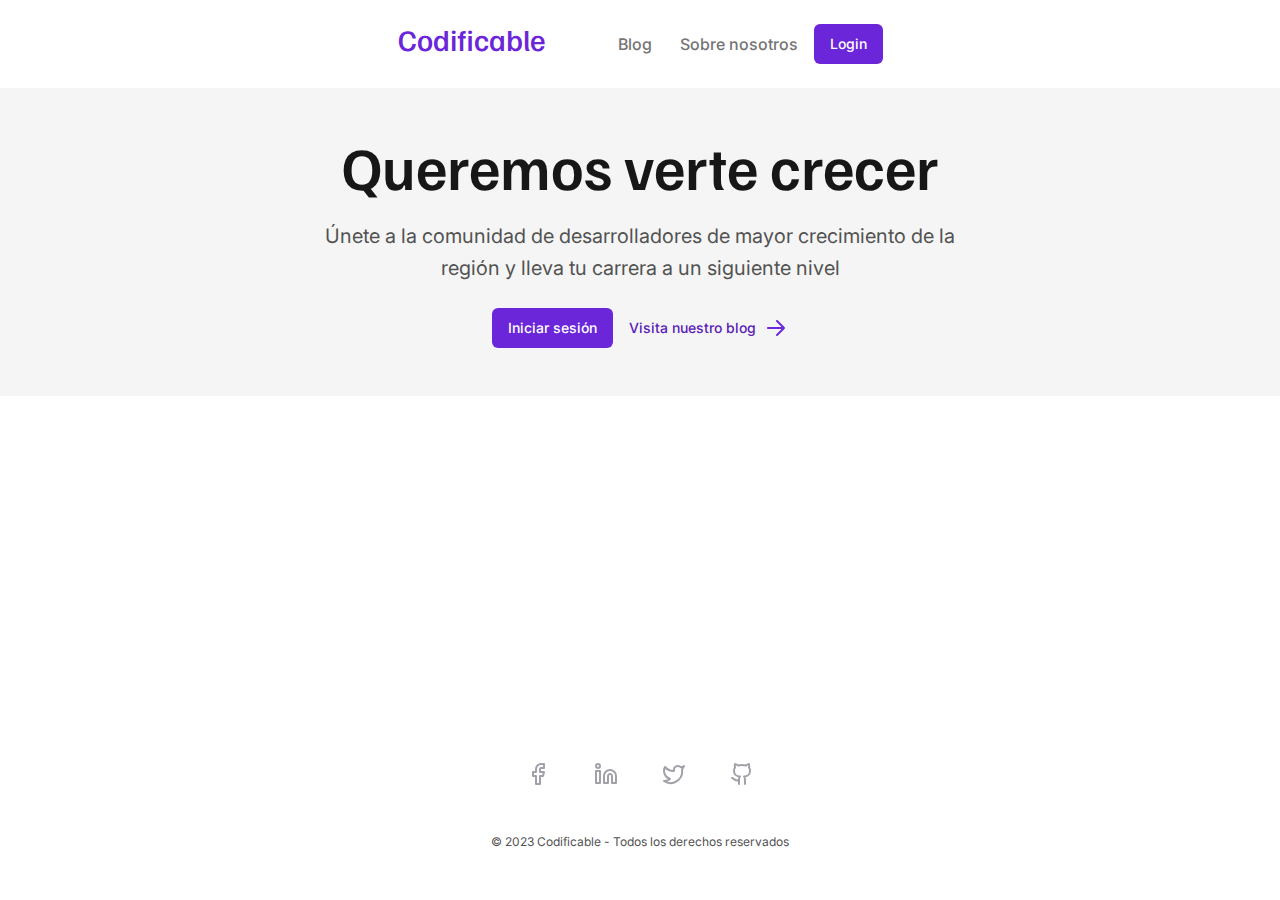
<file: index.html>
<!DOCTYPE html>
<html lang="es">
  <head>
    <meta charset="UTF-8" />
    <meta name="viewport" content="width=device-width, initial-scale=1.0" />
    <title>Codificable</title>
    <link rel="stylesheet" href="/styles/index.css" />
  </head>
  <body class="pancake-stack">
    <header class="header container">
      <h1 class="header__logo"><a href="/index.html">Codificable</a></h1>
      <nav class="navigation">
        <ul>
          <li><a href="/blog/index.html">Blog</a></li>
          <li><a href="#">Sobre nosotros</a></li>
        </ul>
        <button id="navigation__login-text" class="button-default">
          Login
        </button>
        <button id="navigation__login-icon" class="button-icon button-outline">
          <img
            src="/assets/icons/menu.svg"
            style="width: fit-content; height: 16px"
          />
        </button>
      </nav>
    </header>

    <main>
      <section class="section hero">
        <div class="container">
          <div class="hero__content hero--center">
            <h2 class="hero__title">Queremos verte crecer</h2>
            <p class="hero__lead">
              Únete a la comunidad de desarrolladores de mayor crecimiento de la
              región y lleva tu carrera a un siguiente nivel
            </p>
            <div class="hero__buttons">
              <button class="button-default">Iniciar sesión</button>
              <a class="link-branded" href="/blog/index.html" class="button"
                >Visita nuestro blog
                <img
                  src="/assets/icons/right-arrow.svg"
                  width="24"
                  height="24"
                  alt="Right arrow icon"
              /></a>
            </div>
          </div>
        </div>
      </section>
    </main>

    <footer class="container footer">
      <ul class="social-links">
        <li>
          <a href="#"
            ><img
              src="/assets/icons/facebook.svg"
              width="24"
              height="24"
              alt="Facebook icon"
          /></a>
        </li>
        <li>
          <a href="#"
            ><img
              src="/assets/icons/linkedin.svg"
              width="24"
              height="24"
              alt="LinkedIn icon"
          /></a>
        </li>
        <li>
          <a href="#"
            ><img
              src="/assets/icons/twitter.svg"
              width="24"
              height="24"
              alt="Twitter icon"
          /></a>
        </li>
        <li>
          <a href="#"
            ><img
              src="/assets/icons/github.svg"
              width="24"
              height="24"
              alt="GitHub icon"
          /></a>
        </li>
      </ul>
      <small class="footer__text"
        >&copy; 2023 Codificable - Todos los derechos reservados</small
      >
    </footer>
  </body>
</html>
</file>
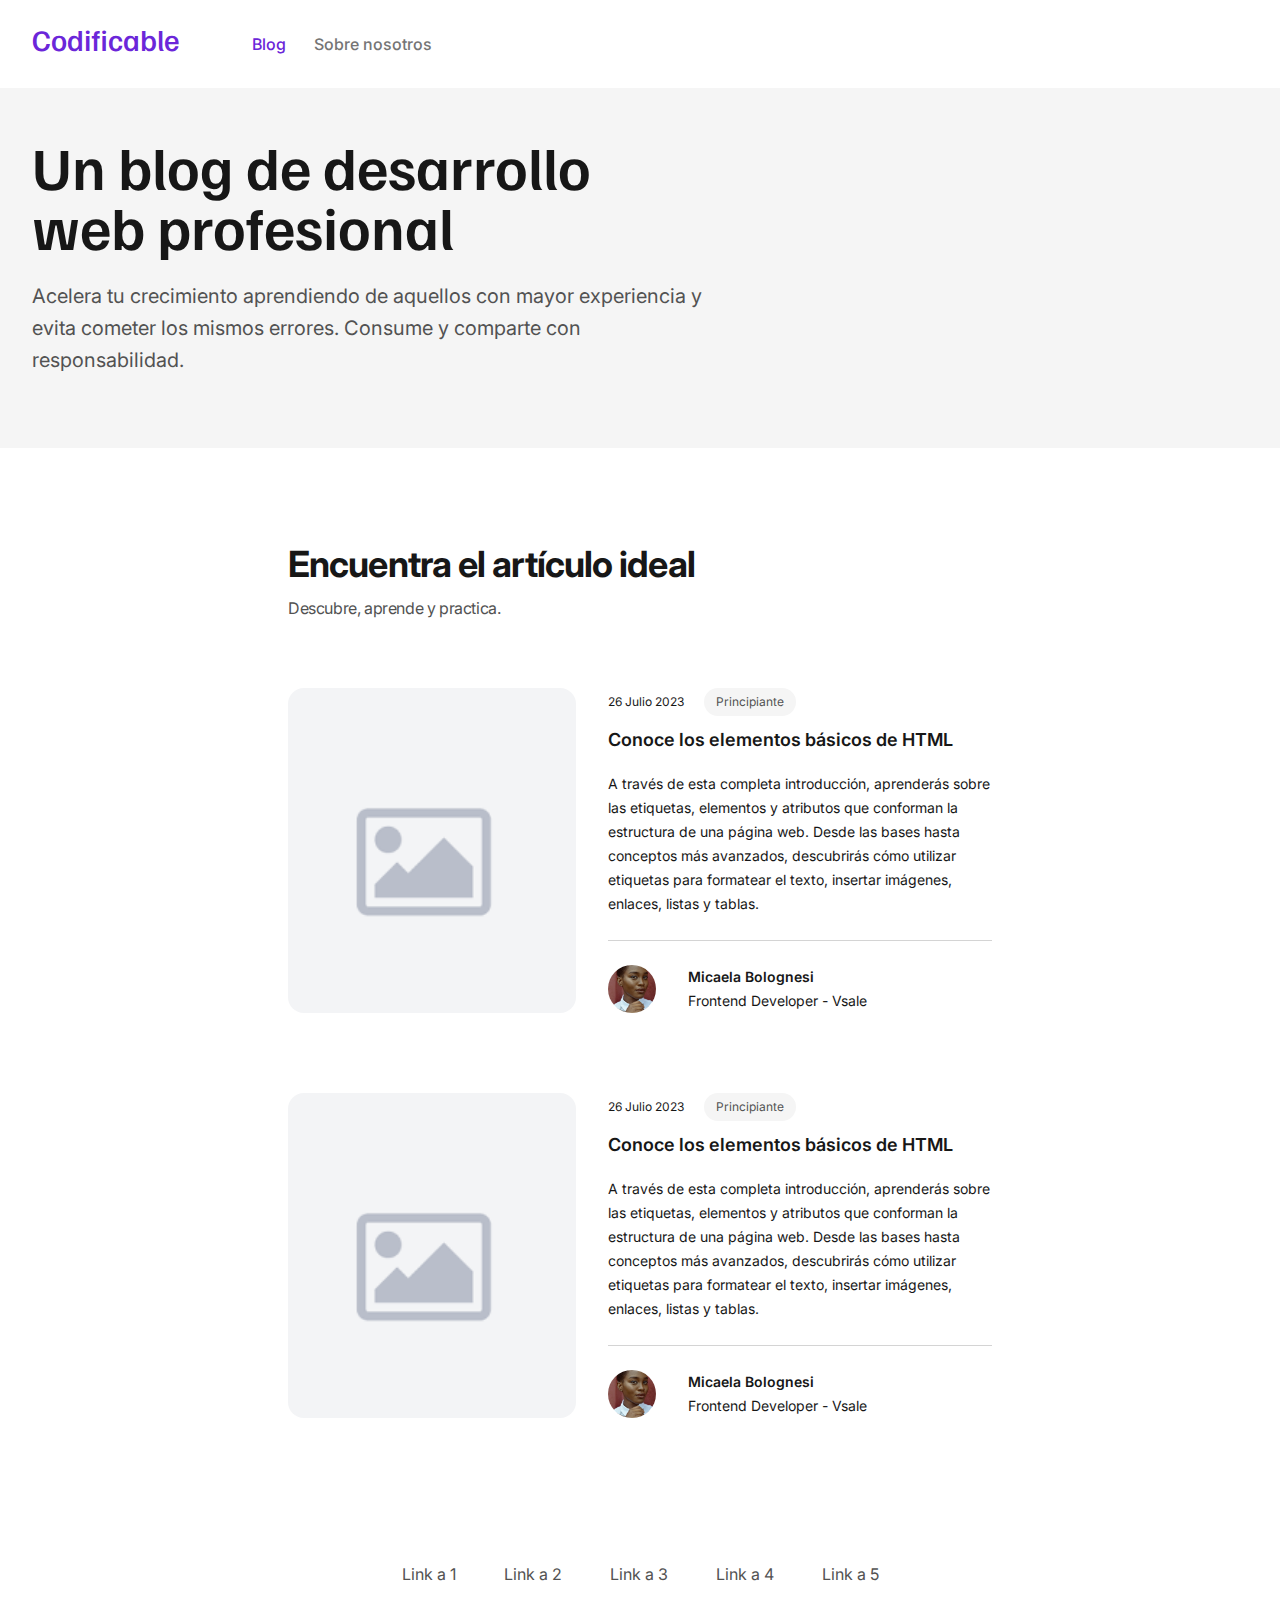
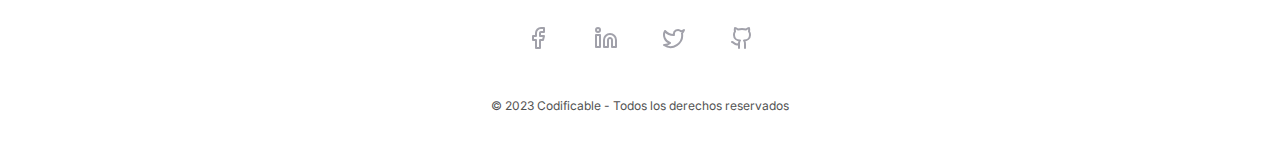
<file: blog/index.html>
<!DOCTYPE html>
<html lang="es">
  <head>
    <meta charset="UTF-8" />
    <meta name="viewport" content="width=device-width, initial-scale=1.0" />
    <title>Codificable - Blog</title>
    <link rel="stylesheet" href="/styles/index.css" />
  </head>
  <body>
    <header class="header container">
      <h1 class="header__logo"><a href="/index.html">Codificable</a></h1>
      <nav class="navigation">
        <ul>
          <li class="active"><a href="/blog/index.html">Blog</a></li>
          <li><a href="#">Sobre nosotros</a></li>
        </ul>
      </nav>
    </header>

    <main>
      <section class="section hero">
        <div class="container">
          <div class="hero__content">
            <h2 class="hero__title">Un blog de desarrollo web profesional</h2>
            <p class="hero__lead">
              Acelera tu crecimiento aprendiendo de aquellos con mayor
              experiencia y evita cometer los mismos errores. Consume y comparte
              con responsabilidad.
            </p>
          </div>
        </div>
      </section>
      <section class="section">
        <div class="container">
          <div class="articles-section">
            <div class="articles-section__header">
              <h2 id="articles" class="articles-section__title">
                Encuentra el artículo ideal
              </h2>
              <span class="articles-section__extra-info"
                >Descubre, aprende y practica.</span
              >
            </div>
            <hr />
            <article class="article-summary">
              <img
                class="article-summary__image"
                src="../assets/images/no-image.png"
                alt=""
              />
              <div class="article-summary__content">
                <header class="article-metadata">
                  <span class="article-metadata__date">26 Julio 2023</span>
                  <span class="article-metadata__tag">Principiante</span>
                </header>
                <a
                  href="conoce-los-elementos-basicos-de-html.html"
                  class="article-summary__content"
                >
                  <h3 class="article-summary__title">
                    Conoce los elementos básicos de HTML
                  </h3>
                  <p class="article-summary__text">
                    A través de esta completa introducción, aprenderás sobre las
                    etiquetas, elementos y atributos que conforman la estructura
                    de una página web. Desde las bases hasta conceptos más
                    avanzados, descubrirás cómo utilizar etiquetas para
                    formatear el texto, insertar imágenes, enlaces, listas y
                    tablas.
                  </p>
                </a>
                <footer class="article-summary__footer">
                  <div class="author">
                    <img
                      src="/assets/images/profile1.jpeg"
                      alt="Micaela Bolognesi Avatar"
                      width="320"
                      height="480"
                      class="author__avatar"
                    />
                    <div class="author__info">
                      <strong class="author_name">Micaela Bolognesi</strong>
                      <span>Frontend Developer - Vsale</span>
                    </div>
                  </div>
                </footer>
              </div>
            </article>
            <div class="articles-section__divider"></div>
            <article class="article-summary">
              <img
                class="article-summary__image"
                src="../assets/images/no-image.png"
                alt=""
              />
              <div class="article-summary__content">
                <header class="article-metadata">
                  <span class="article-metadata__date">26 Julio 2023</span>
                  <span class="article-metadata__tag">Principiante</span>
                </header>
                <a
                  href="conoce-los-elementos-basicos-de-html.html"
                  class="article-summary__content"
                >
                  <h3 class="article-summary__title">
                    Conoce los elementos básicos de HTML
                  </h3>
                  <p class="article-summary__text">
                    A través de esta completa introducción, aprenderás sobre las
                    etiquetas, elementos y atributos que conforman la estructura
                    de una página web. Desde las bases hasta conceptos más
                    avanzados, descubrirás cómo utilizar etiquetas para
                    formatear el texto, insertar imágenes, enlaces, listas y
                    tablas.
                  </p>
                </a>
                <footer class="article-summary__footer">
                  <div class="author">
                    <img
                      src="/assets/images/profile1.jpeg"
                      alt="Micaela Bolognesi Avatar"
                      width="320"
                      height="480"
                      class="author__avatar"
                    />
                    <div class="author__info">
                      <strong class="author_name">Micaela Bolognesi</strong>
                      <span>Frontend Developer - Vsale</span>
                    </div>
                  </div>
                </footer>
              </div>
            </article>
          </div>
        </div>
      </section>
    </main>

    <footer class="container footer">
      <ul class="footer-links">
        <li><a href="#">Link a 1</a></li>
        <li><a href="#">Link a 2</a></li>
        <li><a href="#">Link a 3</a></li>
        <li><a href="#">Link a 4</a></li>
        <li><a href="#">Link a 5</a></li>
      </ul>
      <ul class="social-links">
        <li>
          <a href="#"
            ><img
              src="/assets/icons/facebook.svg"
              width="24"
              height="24"
              alt="Facebook icon"
          /></a>
        </li>
        <li>
          <a href="#"
            ><img
              src="/assets/icons/linkedin.svg"
              width="24"
              height="24"
              alt="LinkedIn icon"
          /></a>
        </li>
        <li>
          <a href="#"
            ><img
              src="/assets/icons/twitter.svg"
              width="24"
              height="24"
              alt="Twitter icon"
          /></a>
        </li>
        <li>
          <a href="#"
            ><img
              src="/assets/icons/github.svg"
              width="24"
              height="24"
              alt="GitHub icon"
          /></a>
        </li>
      </ul>
      <small class="footer__text"
        >&copy; 2023 Codificable - Todos los derechos reservados</small
      >
    </footer>
  </body>
</html>
</file>
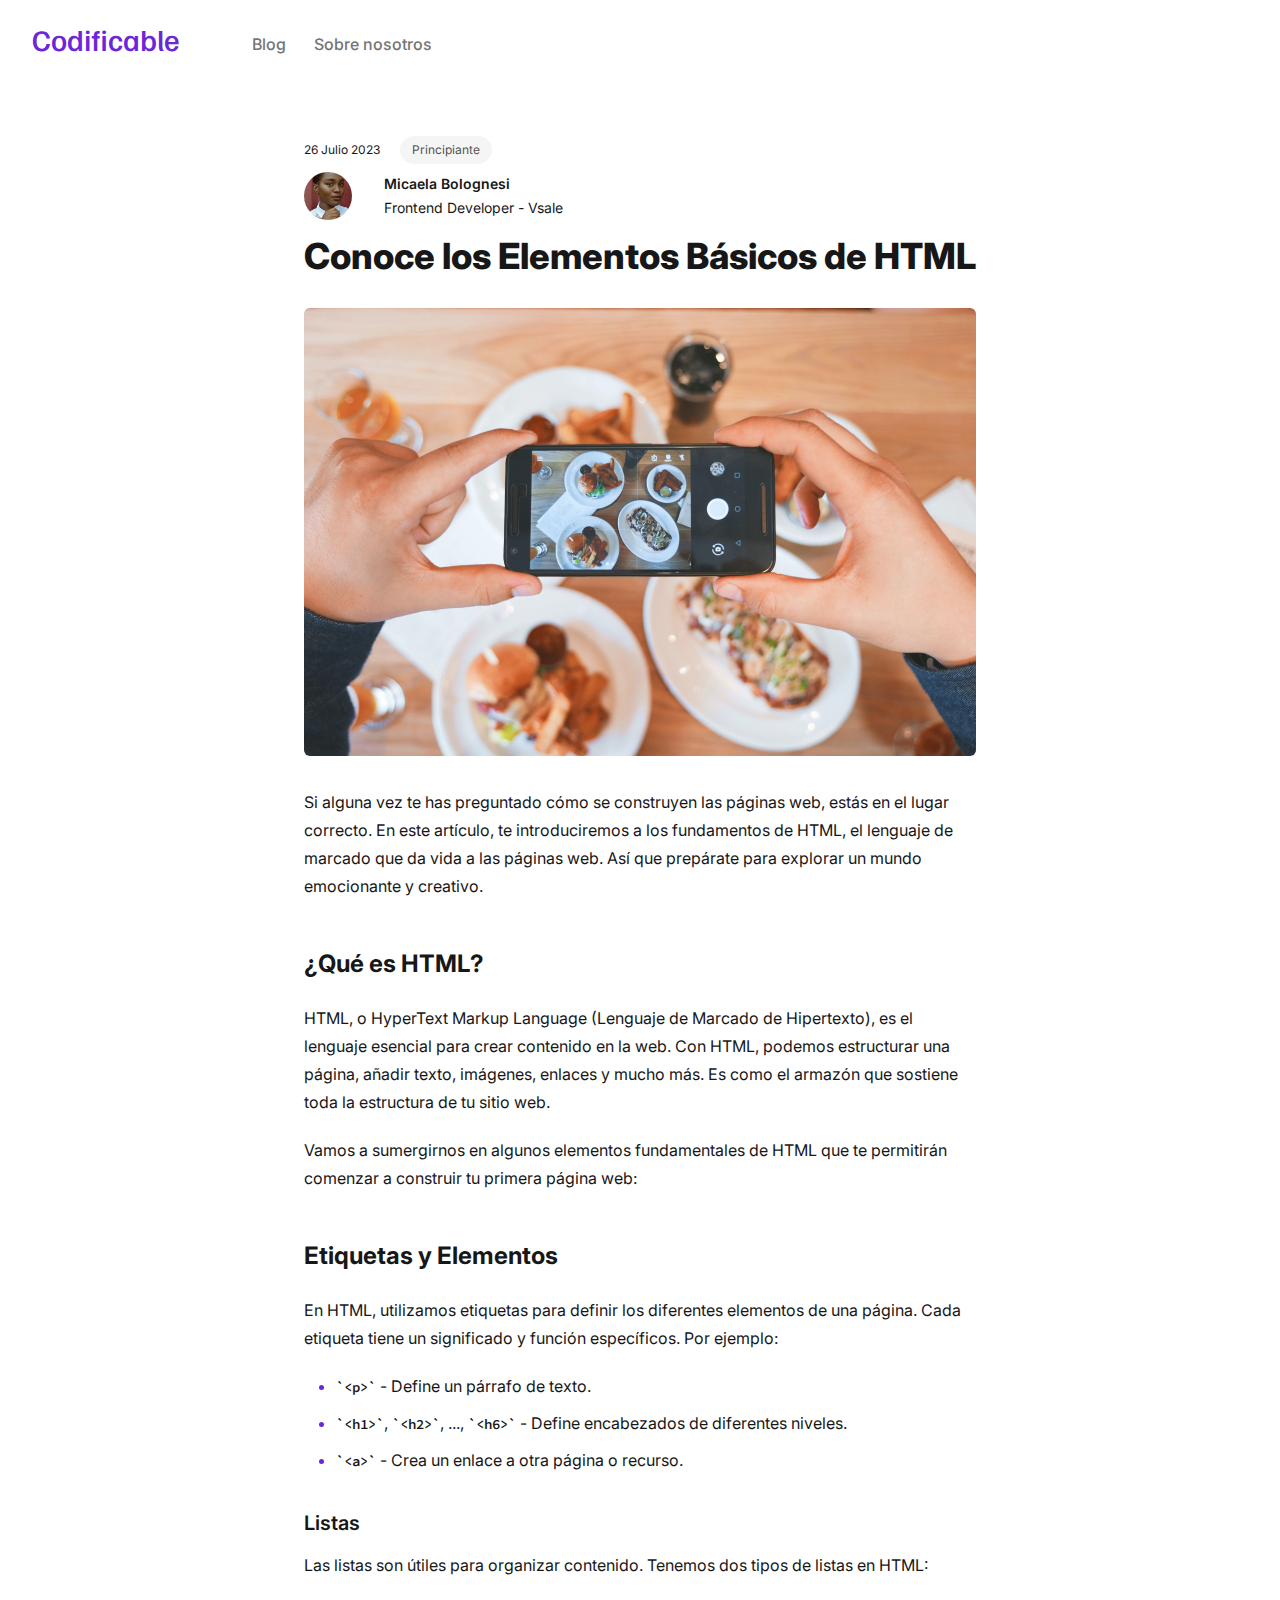
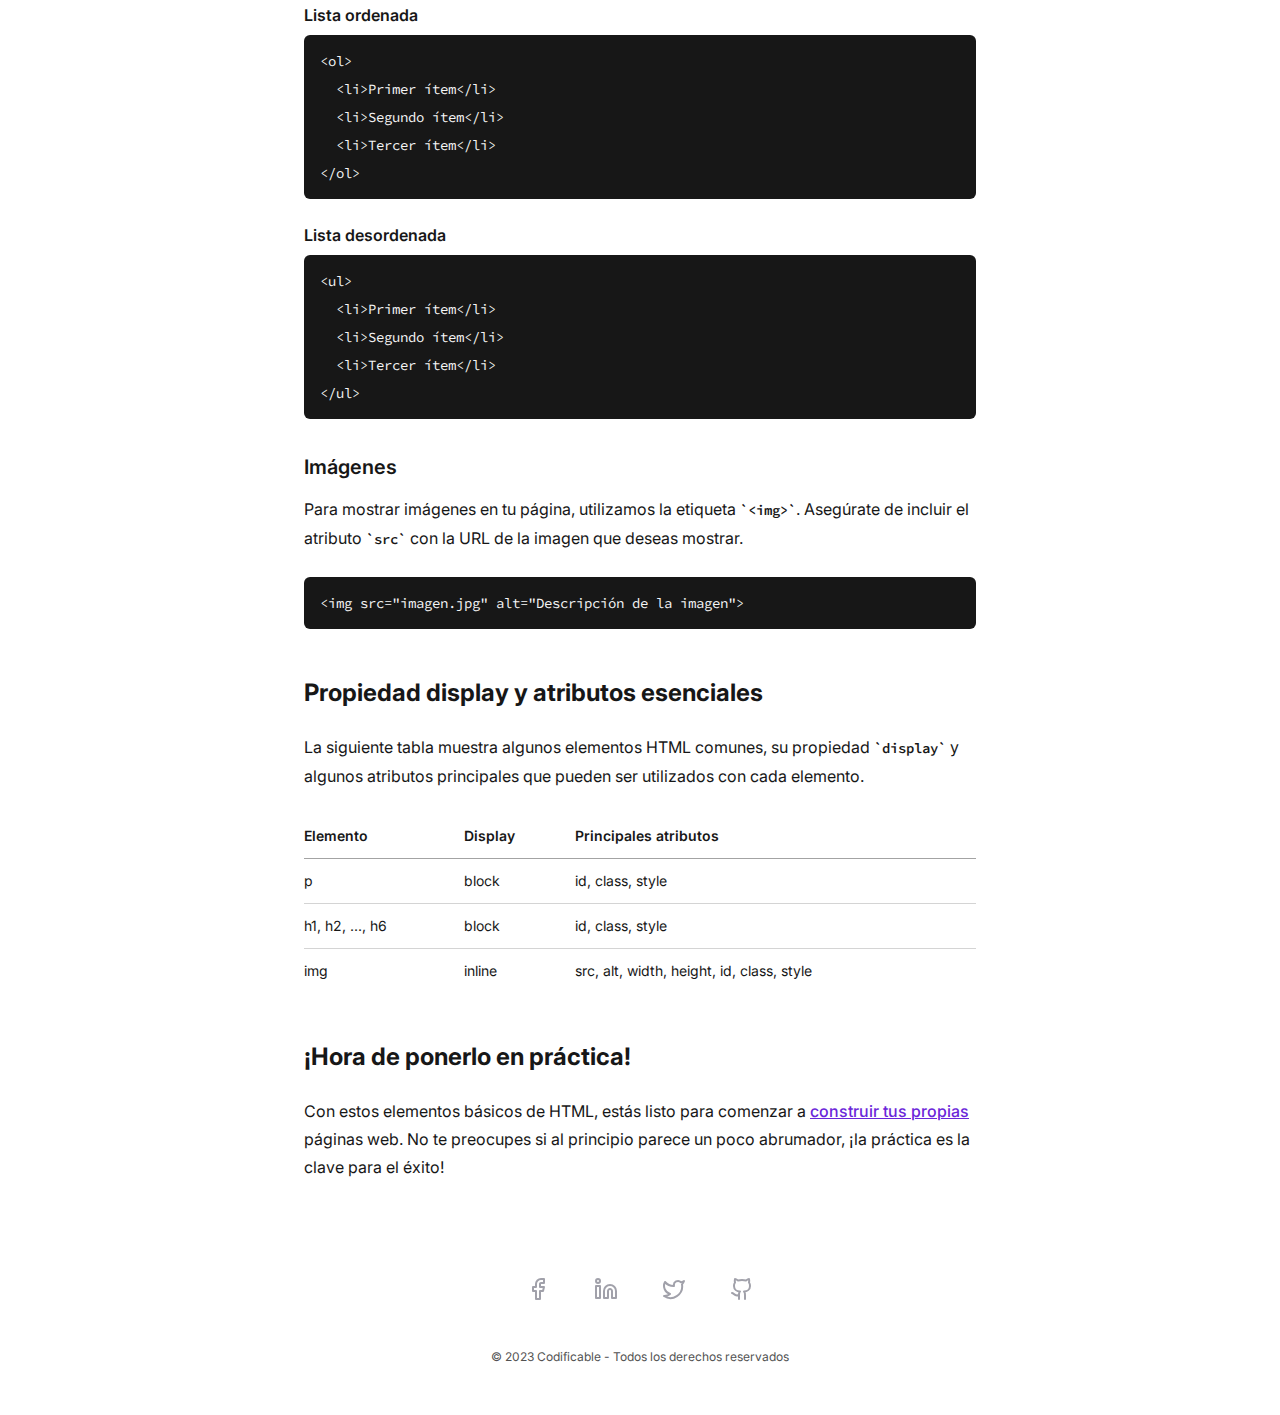
<file: blog/conoce-los-elementos-basicos-de-html.html>
<!DOCTYPE html>
<html lang="es">
  <head>
    <meta charset="UTF-8" />
    <meta name="viewport" content="width=device-width, initial-scale=1.0" />
    <title>Codificable - Blog: Conoce los elementos básicos de HTML</title>
    <link rel="stylesheet" href="/styles/index.css" />
  </head>
  <body>
    <header class="header container">
      <h1 class="header__logo"><a href="/index.html">Codificable</a></h1>
      <nav class="navigation">
        <ul>
          <li><a href="/blog/index.html">Blog</a></li>
          <li><a href="#">Sobre nosotros</a></li>
        </ul>
      </nav>
    </header>

    <main>
      <div class="section">
        <div class="container">
          <article class="article">
            <header class="article__header">
              <div class="article-metadata">
                <span class="article-metadata__date">26 Julio 2023</span>
                <span class="article-metadata__tag">Principiante</span>
              </div>
              <div class="author">
                <img
                  src="/assets/images/profile1.jpeg"
                  alt="Micaela Bolognesi Avatar"
                  width="320"
                  height="480"
                  class="author__avatar"
                />
                <div class="author__info">
                  <strong class="author_name">Micaela Bolognesi</strong>
                  <span>Frontend Developer - Vsale</span>
                </div>
              </div>
            </header>
            <div class="content">
              <h1>Conoce los Elementos Básicos de HTML</h1>
              <img
                src="/assets/images/meal-photo.jpeg"
                alt="Phone taking picture of meal"
                width="1344"
                height="896"
              />
              <p>
                Si alguna vez te has preguntado cómo se construyen las páginas
                web, estás en el lugar correcto. En este artículo, te
                introduciremos a los fundamentos de HTML, el lenguaje de marcado
                que da vida a las páginas web. Así que prepárate para explorar
                un mundo emocionante y creativo.
              </p>
              <h2>¿Qué es HTML?</h2>
              <p>
                HTML, o HyperText Markup Language (Lenguaje de Marcado de
                Hipertexto), es el lenguaje esencial para crear contenido en la
                web. Con HTML, podemos estructurar una página, añadir texto,
                imágenes, enlaces y mucho más. Es como el armazón que sostiene
                toda la estructura de tu sitio web.
              </p>
              <p>
                Vamos a sumergirnos en algunos elementos fundamentales de HTML
                que te permitirán comenzar a construir tu primera página web:
              </p>
              <h2>Etiquetas y Elementos</h2>
              <p>
                En HTML, utilizamos etiquetas para definir los diferentes
                elementos de una página. Cada etiqueta tiene un significado y
                función específicos. Por ejemplo:
              </p>
              <ul>
                <li><code>&lt;p&gt;</code> - Define un párrafo de texto.</li>
                <li>
                  <code>&lt;h1&gt;</code>, <code>&lt;h2&gt;</code>, ...,
                  <code>&lt;h6&gt;</code> - Define encabezados de diferentes
                  niveles.
                </li>
                <li>
                  <code>&lt;a&gt;</code> - Crea un enlace a otra página o
                  recurso.
                </li>
              </ul>
              <h3>Listas</h3>
              <p>
                Las listas son útiles para organizar contenido. Tenemos dos
                tipos de listas en HTML:
              </p>
              <h4>Lista ordenada</h4>
              <pre><code>&lt;ol&gt;
  &lt;li&gt;Primer ítem&lt;/li&gt;
  &lt;li&gt;Segundo ítem&lt;/li&gt;
  &lt;li&gt;Tercer ítem&lt;/li&gt;
&lt;/ol&gt;</code></pre>

              <h4>Lista desordenada</h4>
              <pre><code>&lt;ul&gt;
  &lt;li&gt;Primer ítem&lt;/li&gt;
  &lt;li&gt;Segundo ítem&lt;/li&gt;
  &lt;li&gt;Tercer ítem&lt;/li&gt;
&lt;/ul&gt;</code></pre>

              <h3>Imágenes</h3>
              <p>
                Para mostrar imágenes en tu página, utilizamos la etiqueta
                <code>&lt;img&gt;</code>. Asegúrate de incluir el atributo
                <code>src</code> con la URL de la imagen que deseas mostrar.
              </p>
              <pre><code>&lt;img src="imagen.jpg" alt="Descripción de la imagen"&gt;</code></pre>
              <h2>Propiedad display y atributos esenciales</h2>
              <p>
                La siguiente tabla muestra algunos elementos HTML comunes, su
                propiedad <code>display</code> y algunos atributos principales
                que pueden ser utilizados con cada elemento.
              </p>
              <table>
                <thead>
                  <tr>
                    <th>Elemento</th>
                    <th>Display</th>
                    <th>Principales atributos</th>
                  </tr>
                </thead>
                <tbody>
                  <tr>
                    <td>p</td>
                    <td>block</td>
                    <td>id, class, style</td>
                  </tr>
                  <tr>
                    <td>h1, h2, ..., h6</td>
                    <td>block</td>
                    <td>id, class, style</td>
                  </tr>
                  <tr>
                    <td>img</td>
                    <td>inline</td>
                    <td>src, alt, width, height, id, class, style</td>
                  </tr>
                </tbody>
              </table>
              <h2>¡Hora de ponerlo en práctica!</h2>
              <p>
                Con estos elementos básicos de HTML, estás listo para comenzar a
                <a href="#">construir tus propias</a> páginas web. No te
                preocupes si al principio parece un poco abrumador, ¡la práctica
                es la clave para el éxito!
              </p>
            </div>
          </article>
        </div>
      </div>
    </main>

    <footer class="container footer">
      <ul class="social-links">
        <li>
          <a href="#"
            ><img
              src="/assets/icons/facebook.svg"
              width="24"
              height="24"
              alt="Facebook icon"
          /></a>
        </li>
        <li>
          <a href="#"
            ><img
              src="/assets/icons/linkedin.svg"
              width="24"
              height="24"
              alt="LinkedIn icon"
          /></a>
        </li>
        <li>
          <a href="#"
            ><img
              src="/assets/icons/twitter.svg"
              width="24"
              height="24"
              alt="Twitter icon"
          /></a>
        </li>
        <li>
          <a href="#"
            ><img
              src="/assets/icons/github.svg"
              width="24"
              height="24"
              alt="GitHub icon"
          /></a>
        </li>
      </ul>
      <small class="footer__text"
        >&copy; 2023 Codificable - Todos los derechos reservados</small
      >
    </footer>
  </body>
</html>
</file>
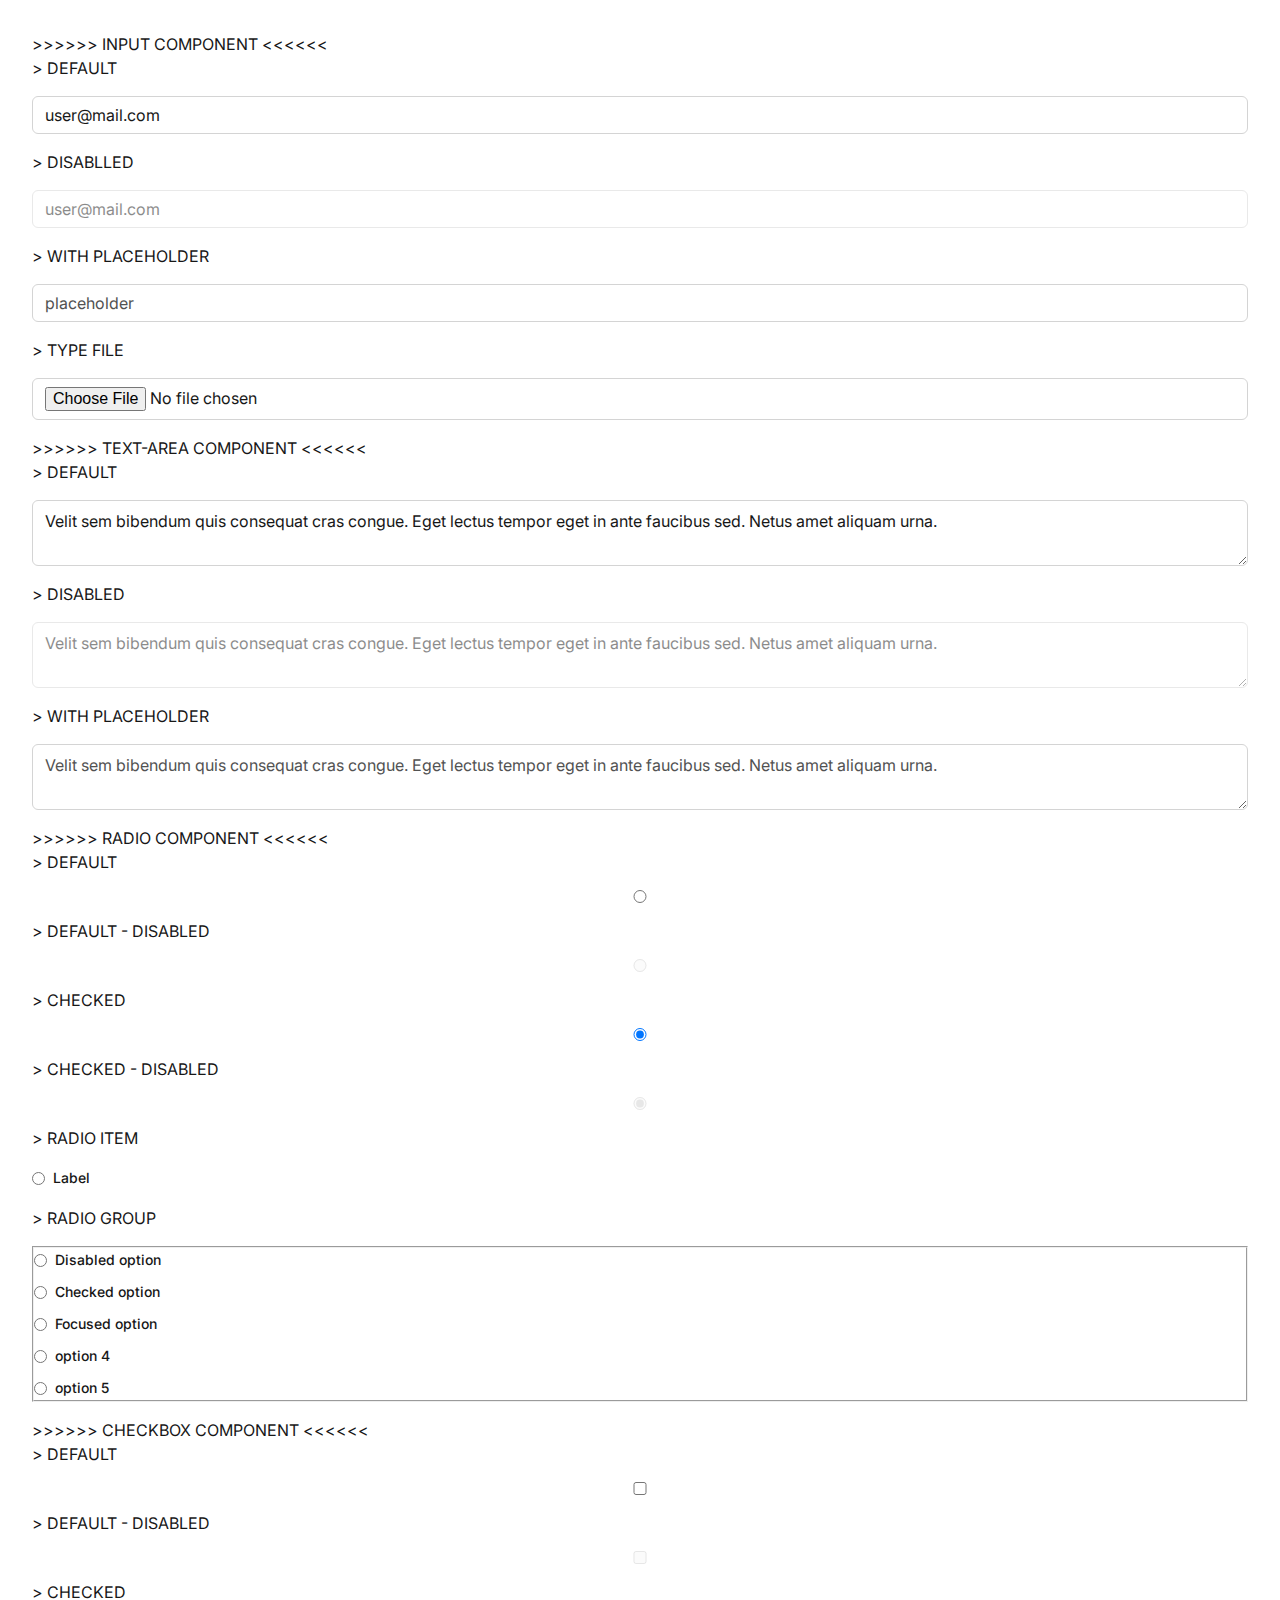
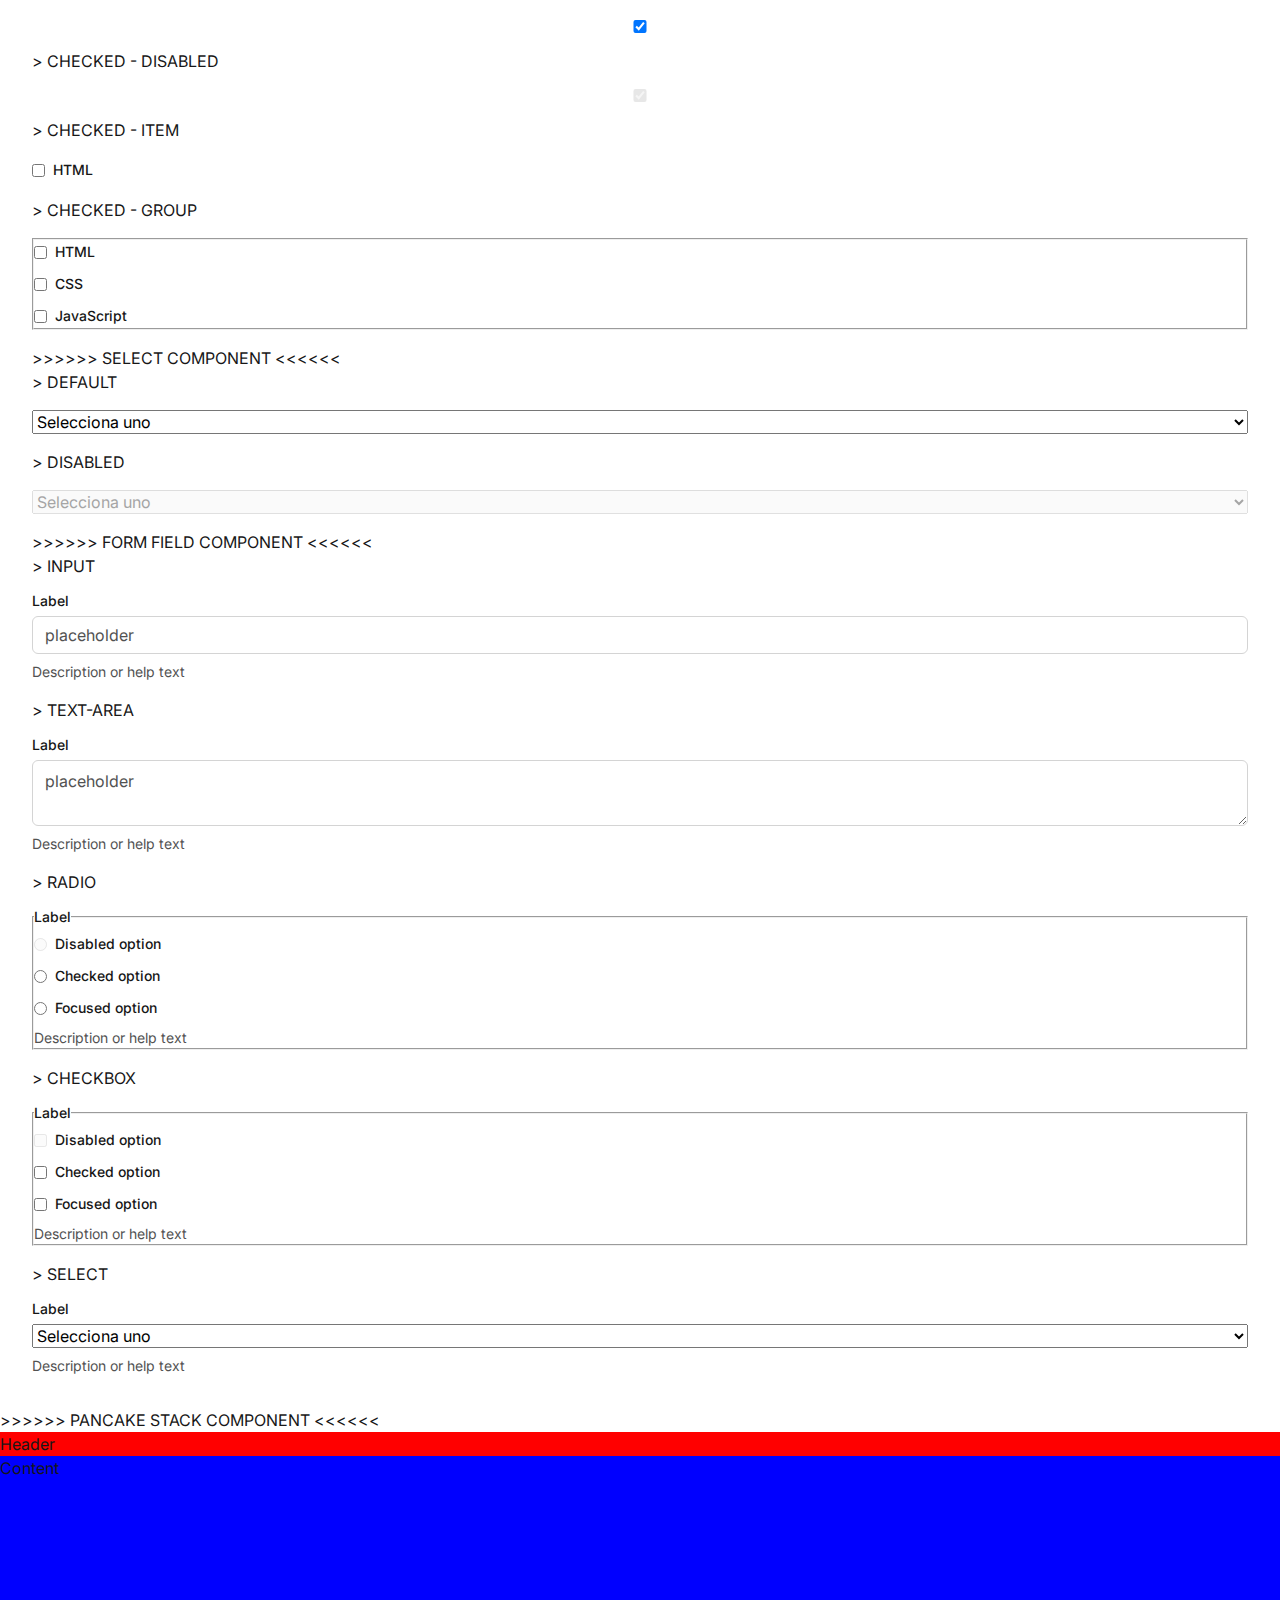
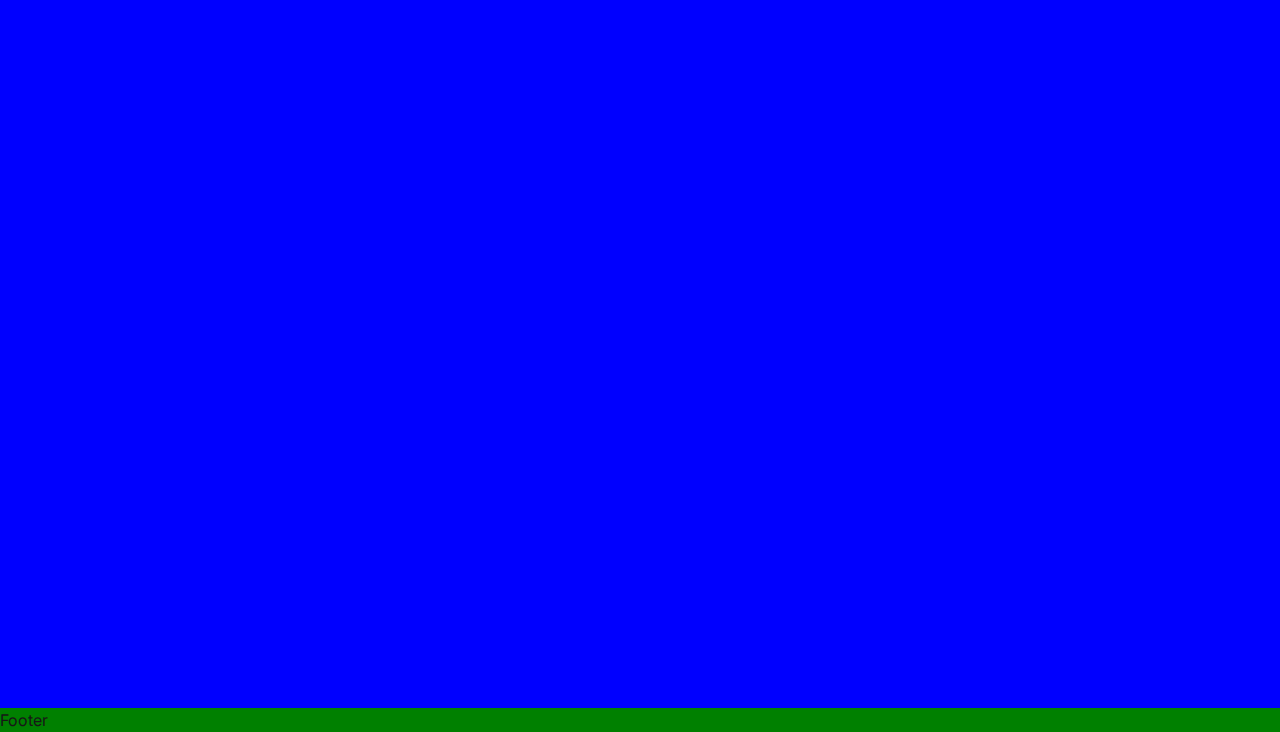
<file: test/test.html>
<!DOCTYPE html>
<html lang="en">
  <head>
    <meta charset="UTF-8" />
    <meta name="viewport" content="width=device-width, initial-scale=1.0" />
    <title>Test</title>
    <link rel="stylesheet" href="../styles/index.css" />
  </head>
  <body>
    <div style="display: grid; gap: 1rem; margin: 2rem">
      >>>>>> INPUT COMPONENT <<<<<<
      <br />
      > DEFAULT
      <input type="text" value="user@mail.com" />
      > DISABLLED
      <input type="text" value="user@mail.com" disabled />
      > WITH PLACEHOLDER
      <input type="text" placeholder="placeholder" />
      > TYPE FILE
      <input type="file" />

      >>>>>> TEXT-AREA COMPONENT <<<<<<
      <br />
      > DEFAULT
      <textarea cols="30" rows="2">
Velit sem bibendum quis consequat cras congue. Eget lectus tempor eget in ante faucibus sed. Netus amet aliquam urna.</textarea
      >
      > DISABLED
      <textarea cols="30" rows="2" disabled>
Velit sem bibendum quis consequat cras congue. Eget lectus tempor eget in ante faucibus sed. Netus amet aliquam urna.</textarea
      >
      > WITH PLACEHOLDER
      <textarea
        cols="30"
        rows="2"
        placeholder="Velit sem bibendum quis consequat cras congue. Eget lectus tempor eget in ante faucibus sed. Netus amet aliquam urna."
      ></textarea>

      >>>>>> RADIO COMPONENT <<<<<<
      <br />
      > DEFAULT
      <input type="radio" name="sistema1" value="windows" />
      > DEFAULT - DISABLED
      <input type="radio" name="sistema2" value="windows" disabled />
      > CHECKED
      <input type="radio" name="sistema3" value="macos" checked />
      > CHECKED - DISABLED
      <input type="radio" name="sistema4" value="macos" checked disabled />
      > RADIO ITEM
      <label class="checkables-item"
        ><input type="radio" name="sistema" value="windows" />Label</label
      >
      > RADIO GROUP
      <fieldset class="checkables">
        <label class="checkables-item"
          ><input type="radio" name="sistema" value="windows" />Disabled
          option</label
        >
        <label class="checkables-item"
          ><input type="radio" name="sistema" value="macos" />Checked
          option</label
        >
        <label class="checkables-item"
          ><input type="radio" name="sistema" value="linux" />Focused
          option</label
        >
        <label class="checkables-item"
          ><input type="radio" name="sistema" value="otro" />option 4</label
        >
        <label class="checkables-item"
          ><input type="radio" name="sistema" value="otro" />option 5</label
        >
      </fieldset>

      >>>>>> CHECKBOX COMPONENT <<<<<<
      <br />
      > DEFAULT
      <input type="checkbox" name="html" value="si" />
      > DEFAULT - DISABLED
      <input type="checkbox" name="html" value="si" disabled />
      > CHECKED
      <input type="checkbox" name="html" value="si" checked />
      > CHECKED - DISABLED
      <input type="checkbox" name="html" value="si" checked disabled />
      > CHECKED - ITEM
      <label class="checkables-item"
        ><input type="checkbox" name="html" value="si" />HTML</label
      >
      > CHECKED - GROUP
      <fieldset class="checkables">
        <label class="checkables-item"
          ><input type="checkbox" name="html" value="si" />HTML</label
        >
        <label class="checkables-item"
          ><input type="checkbox" name="css" value="si" />CSS</label
        >
        <label class="checkables-item"
          ><input type="checkbox" name="js" value="si" />JavaScript</label
        >
      </fieldset>

      >>>>>> SELECT COMPONENT <<<<<<
      <br />
      > DEFAULT
      <select id="pais" name="pais">
        <option value="">Selecciona uno</option>
        <option value="AR">Argentina</option>
      </select>
      > DISABLED
      <select id="pais" name="pais" disabled>
        <option value="">Selecciona uno</option>
        <option value="AR">Argentina</option>
      </select>
      >>>>>> FORM FIELD COMPONENT <<<<<<
      <br />
      > INPUT
      <div class="form-field">
        <label class="form-field__label"> Label </label>
        <input class="form-field__main-content" placeholder="placeholder" />
        <span class="form-field__helper-text">Description or help text</span>
      </div>
      > TEXT-AREA
      <div class="form-field">
        <label class="form-field__label"> Label </label>
        <textarea
          class="form-field__mian-content"
          cols="30"
          rows="2"
          placeholder="placeholder"
        ></textarea>
        <span class="form-field__helper-text">Description or help text</span>
      </div>
      > RADIO
      <fieldset class="form-field">
        <legend class="form-field__label">Label</legend>
        <div class="checkables form-field__main-content">
          <label class="checkables-item"
            ><input
              type="radio"
              name="sistema"
              value="windows"
              disabled
            />Disabled option</label
          >
          <label class="checkables-item"
            ><input type="radio" name="sistema" value="macos" />Checked
            option</label
          >
          <label class="checkables-item"
            ><input type="radio" name="sistema" value="linux" />Focused
            option</label
          >
        </div>
        <span class="form-field__helper-text">Description or help text</span>
      </fieldset>
      > CHECKBOX
      <fieldset class="form-field">
        <legend class="form-field__label">Label</legend>
        <div class="checkables form-field__main-content">
          <label class="checkables-item"
            ><input type="checkbox" name="html" value="si" disabled />Disabled
            option</label
          >
          <label class="checkables-item"
            ><input type="checkbox" name="css" value="si" />Checked
            option</label
          >
          <label class="checkables-item"
            ><input type="checkbox" name="js" value="si" />Focused option</label
          >
        </div>
        <span class="form-field__helper-text">Description or help text</span>
      </fieldset>
      > SELECT
      <div class="form-field">
        <label class="form-field__label"> Label </label>
        <select class="form-field__main-content" id="pais" name="pais">
          <option value="">Selecciona uno</option>
          <option value="AR">Argentina</option>
        </select>
        <span class="form-field__helper-text">Description or help text</span>
      </div>
    </div>

    >>>>>> PANCAKE STACK COMPONENT <<<<<<
    <br />
    <div class="pancake-stack">
      <div style="background-color: red">Header</div>
      <div style="background-color: blue">Content</div>
      <div style="background-color: green">Footer</div>
    </div>
  </body>
</html>
</file>
<file: styles/index.css>
@import url("https://fonts.googleapis.com/css2?family=Familjen+Grotesk:wght@500;600&family=Inter:wght@300;400;500;600;700&family=Source+Code+Pro:wght@400;500;600&display=swap");

/* 1. Settings */
@import url(1-settings/border.css);
@import url(1-settings/breakpoints.css);
@import url(1-settings/color.css);
@import url(1-settings/spacing.css);
@import url(1-settings/typography.css);
@import url(1-settings/width.css);

/* 2. Generic */
@import url(2-generic/reset.css);

/* 3. Elements */
@import url(3-elements/elements.css);

/* 4. Objects */
@import url(4-objects/container.css);
@import url(4-objects/pancake-stack.css);
@import url(4-objects/section.css);
@import url(4-objects/form-field.css);

/* 5. Components */
@import url(5-components/header.css);
@import url(5-components/navigation.css);
@import url(5-components/footer.css);
@import url(5-components/social-links.css);
@import url(5-components/hero.css);
@import url(5-components/articles-section.css);
@import url(5-components/article-metadata.css);
@import url(5-components/article-summary.css);
@import url(5-components/author.css);
@import url(5-components/article.css);
@import url(5-components/content.css);
@import url(5-components/button.css);
@import url(5-components/link.css);
@import url(5-components/checkables.css);
@import url(5-components/footer-links.css);
</file>
